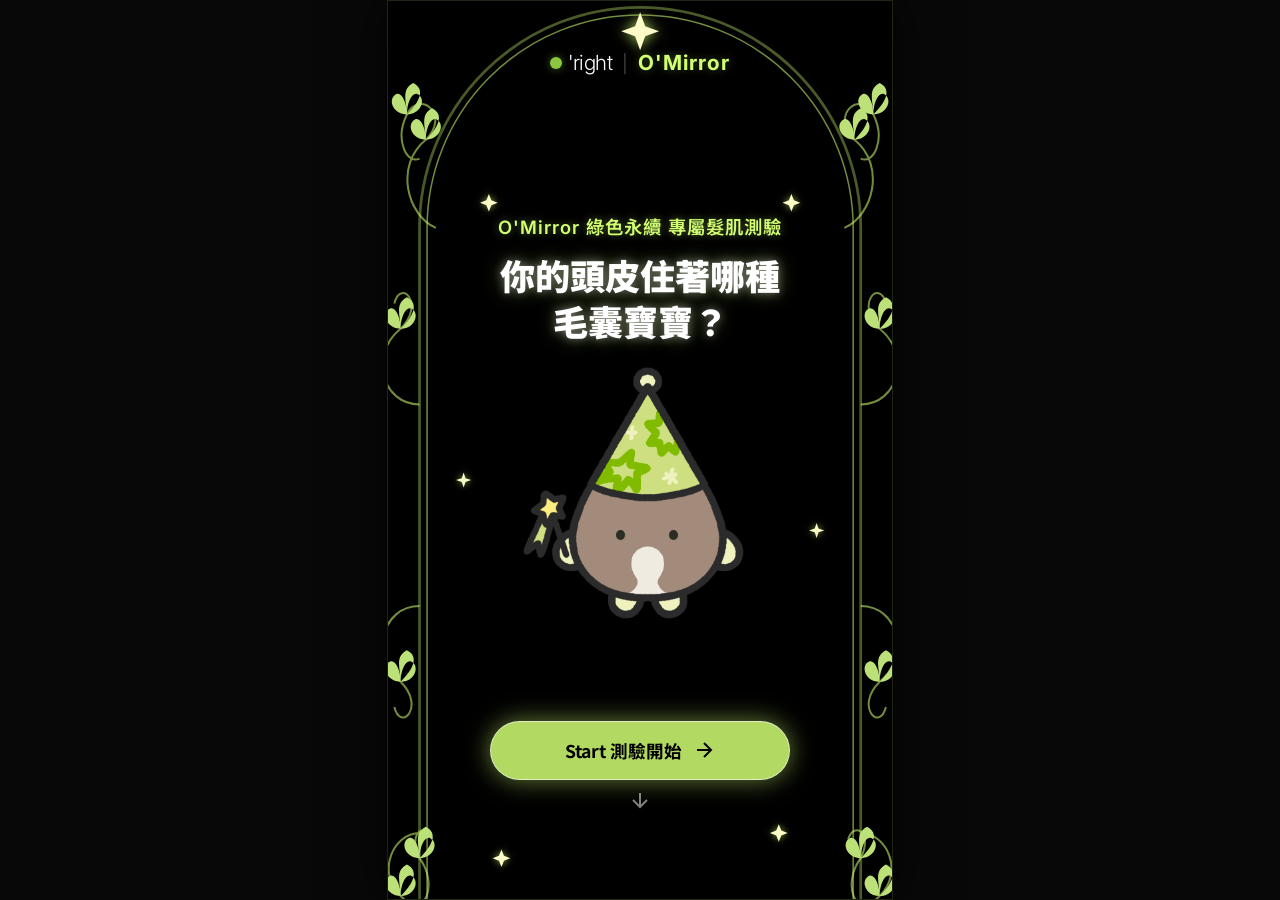
<file: index.html>
<!DOCTYPE html>
<html lang="zh-TW">
<head>
    <meta charset="UTF-8">
    <meta name="viewport" content="width=device-width, initial-scale=1.0, maximum-scale=1.0, user-scalable=no">
    <title>你的頭皮住著哪種毛囊寶寶？ | O'Mirror 專屬髮肌測驗</title>
    <link rel="preconnect" href="https://fonts.googleapis.com">
    <link rel="preconnect" href="https://fonts.gstatic.com" crossorigin>
    <link href="https://fonts.googleapis.com/css2?family=Inter:wght@400;600;700&family=Noto+Sans+TC:wght@400;500;700;900&display=swap" rel="stylesheet">
    <link rel="stylesheet" href="styles.css?v=1.4">
    <style>
        .camera-wrapper, .loading-wrapper {
            background: transparent !important;
        }
    </style>
</head>
<body>
    <div id="app-container">
        <!-- Magical Arch Background Frame -->
        <div class="moodboard-bg">
            <svg class="arch-frame" viewBox="0 0 400 800" xmlns="http://www.w3.org/2000/svg" preserveAspectRatio="none">
                <!-- Outer Arch (spans almost entire screen height) -->
                <path d="M 25 780 L 25 180 A 175 175 0 0 1 375 180 L 375 780" fill="none" stroke="rgba(210, 255, 114, 0.35)" stroke-width="2.2" />
                <!-- Inner Arch -->
                <path d="M 31 774 L 31 180 A 169 169 0 0 1 369 180 L 369 774" fill="none" stroke="rgba(210, 255, 114, 0.55)" stroke-width="1.2" />
                
                <!-- Top Four-pointed Star (moved down to prevent clipping) -->
                <g transform="translate(200, 24)">
                    <path d="M 0,-15 L 4,-4 L 15,0 L 4,4 L 0,15 L -4,4 L -15,0 L -4,-4 Z" fill="#FDFCC9" filter="drop-shadow(0 0 5px rgba(210, 255, 114, 0.8))" />
                </g>
                <!-- Bottom Four-pointed Star -->
                <g transform="translate(200, 792)">
                    <path d="M 0,-15 L 4,-4 L 15,0 L 4,4 L 0,15 L -4,4 L -15,0 L -4,-4 Z" fill="#FDFCC9" filter="drop-shadow(0 0 5px rgba(210, 255, 114, 0.8))" />
                </g>

                <!-- Twinkling Geometric Stars around the perimeter -->
                <g class="twinkle-star" transform="translate(80, 160)">
                    <path d="M 0,-7 L 2,-2 L 7,0 L 2,2 L 0,7 L -2,2 L -7,0 L -2,-2 Z" fill="#FDFCC9" filter="drop-shadow(0 0 3px rgba(210, 255, 114, 0.6))" />
                </g>
                <g class="twinkle-star" transform="translate(320, 160)">
                    <path d="M 0,-7 L 2,-2 L 7,0 L 2,2 L 0,7 L -2,2 L -7,0 L -2,-2 Z" fill="#FDFCC9" filter="drop-shadow(0 0 3px rgba(210, 255, 114, 0.6))" />
                </g>
                <g class="twinkle-star" transform="translate(60, 380)">
                    <path d="M 0,-6 L 1.5,-1.5 L 6,0 L 1.5,1.5 L 0,6 L -1.5,1.5 L -6,0 L -1.5,-1.5 Z" fill="#FDFCC9" filter="drop-shadow(0 0 3px rgba(210, 255, 114, 0.6))" />
                </g>
                <g class="twinkle-star" transform="translate(340, 420)">
                    <path d="M 0,-6 L 1.5,-1.5 L 6,0 L 1.5,1.5 L 0,6 L -1.5,1.5 L -6,0 L -1.5,-1.5 Z" fill="#FDFCC9" filter="drop-shadow(0 0 3px rgba(210, 255, 114, 0.6))" />
                </g>
                <g class="twinkle-star" transform="translate(90, 680)">
                    <path d="M 0,-7 L 2,-2 L 7,0 L 2,2 L 0,7 L -2,2 L -7,0 L -2,-2 Z" fill="#FDFCC9" filter="drop-shadow(0 0 3px rgba(210, 255, 114, 0.6))" />
                </g>
                <g class="twinkle-star" transform="translate(310, 660)">
                    <path d="M 0,-7 L 2,-2 L 7,0 L 2,2 L 0,7 L -2,2 L -7,0 L -2,-2 Z" fill="#FDFCC9" filter="drop-shadow(0 0 3px rgba(210, 255, 114, 0.6))" />
                </g>

                <!-- Baroque Classical Scroll Vines (Left Side) -->
                <!-- Vines line paths (using looping swirls) -->
                <path d="M 38 180 C 15 170 5 130 30 110 C 50 90 25 70 15 90 C 5 110 15 130 25 125 M 25 320 C -5 320 -15 280 10 260 C 30 240 10 220 5 240 M 25 480 C -5 480 -15 520 10 540 C 30 560 10 580 5 560 M 25 660 C 5 660 -10 690 10 710 C 30 730 40 700 25 680 C 15 660 30 650 35 665" fill="none" stroke="rgba(210, 255, 114, 0.55)" stroke-width="1.6" />
                <!-- Leaf clusters left -->
                <!-- Top Group -->
                <path d="M 30 110 C 20 110 15 100 20 95 C 25 90 30 100 30 110 M 30 110 C 30 100 25 90 35 85 C 45 90 40 100 30 110 M 30 110 C 40 110 45 100 40 95 C 35 90 30 100 30 110 Z" fill="#BCE178" />
                <path d="M 15 90 C 5 90 0 80 5 75 C 10 70 15 80 15 90 M 15 90 C 15 80 10 70 20 65 C 30 70 25 80 15 90 M 15 90 C 25 90 30 80 25 75 C 20 70 15 80 15 90 Z" fill="#BCE178" />
                <!-- Middle Top Group -->
                <path d="M 10 260 C 0 260 -5 250 0 245 C 5 240 10 250 10 260 M 10 260 C 10 250 5 240 15 235 C 25 240 20 250 10 260 M 10 260 C 20 260 25 250 20 245 C 15 240 10 250 10 260 Z" fill="#BCE178" />
                <!-- Middle Bottom Group -->
                <path d="M 10 540 C 0 540 -5 530 0 525 C 5 520 10 530 10 540 M 10 540 C 10 530 5 520 15 515 C 25 520 20 530 10 540 M 10 540 C 20 540 25 530 20 525 C 15 520 10 530 10 540 Z" fill="#BCE178" />
                <!-- Bottom Group -->
                <path d="M 10 710 C 0 710 -5 700 0 695 C 5 690 10 700 10 710 M 10 710 C 10 700 5 690 15 685 C 25 690 20 700 10 710 M 10 710 C 20 710 25 700 20 695 C 15 690 10 700 10 710 Z" fill="#BCE178" />
                <path d="M 25 680 C 15 680 10 670 15 665 C 20 660 25 670 25 680 M 25 680 C 25 670 20 660 30 655 C 40 660 35 670 25 680 M 25 680 C 35 680 40 670 35 665 C 30 660 25 670 25 680 Z" fill="#BCE178" />

                <!-- Baroque Classical Scroll Vines (Right Side) -->
                <!-- Vines line paths (using looping swirls) -->
                <path d="M 362 180 C 385 170 395 130 370 110 C 350 90 375 70 385 90 C 395 110 385 130 375 125 M 375 320 C 405 320 415 280 390 260 C 370 240 390 220 395 240 M 375 480 C 405 480 415 520 390 540 C 370 560 390 580 395 560 M 375 660 C 395 660 410 690 390 710 C 370 730 360 700 375 680 C 385 660 370 650 365 665" fill="none" stroke="rgba(210, 255, 114, 0.55)" stroke-width="1.6" />
                <!-- Leaf clusters right -->
                <!-- Top Group -->
                <path d="M 370 110 C 360 110 355 100 360 95 C 365 90 370 100 370 110 M 370 110 C 370 100 365 90 375 85 C 385 90 380 100 370 110 M 370 110 C 380 110 385 100 380 95 C 375 90 370 100 370 110 Z" fill="#BCE178" />
                <path d="M 385 90 C 375 90 370 80 375 75 C 380 70 385 80 385 90 M 385 90 C 385 80 380 70 390 65 C 400 70 395 80 385 90 M 385 90 C 395 90 400 80 395 75 C 390 70 385 80 385 90 Z" fill="#BCE178" />
                <!-- Middle Top Group -->
                <path d="M 390 260 C 380 260 375 250 380 245 C 385 240 390 250 390 260 M 390 260 C 390 250 385 240 395 235 C 405 240 400 250 390 260 M 390 260 C 400 260 405 250 400 245 C 395 240 390 250 390 260 Z" fill="#BCE178" />
                <!-- Middle Bottom Group -->
                <path d="M 390 540 C 380 540 375 530 380 525 C 385 520 390 530 390 540 M 390 540 C 390 530 385 520 395 515 C 405 520 400 530 390 540 M 390 540 C 400 540 405 530 400 525 C 395 520 390 530 390 540 Z" fill="#BCE178" />
                <!-- Bottom Group -->
                <path d="M 390 710 C 380 710 375 700 380 695 C 385 690 390 700 390 710 M 390 710 C 390 700 385 690 395 685 C 405 690 400 700 390 710 M 390 710 C 400 710 405 700 400 695 C 395 690 390 700 390 710 Z" fill="#BCE178" />
                <path d="M 375 680 C 365 680 360 670 365 665 C 370 660 375 670 375 680 M 375 680 C 375 670 370 660 380 655 C 390 660 385 670 375 680 M 375 680 C 385 680 390 670 385 665 C 380 660 375 670 375 680 Z" fill="#BCE178" />
            </svg>
        </div>

        <!-- Global Header Logo -->
        <header class="logo global-logo">
            <div class="oright-logo-wrapper">
                <span class="oright-logo-dot"></span>
                <span class="oright-logo-text">'right</span>
                <span class="oright-logo-divider">|</span>
                <span class="oright-logo-mirror">O'Mirror</span>
            </div>
        </header>

    <!-- 1. Landing Page -->
    <section id="landing" class="screen active">
        <div class="top-arch-spacer"></div>
        <div class="content-wrapper">
            <h3 class="subtitle">O'Mirror 綠色永續 專屬髮肌測驗</h3>
            <h1 class="title">你的頭皮住著哪種<br>毛囊寶寶？</h1>
            
            <div class="mascot-container">
                <div class="png-mascot-wrapper">
                    <img src="images/mascot.png" class="mascot-image-png" alt="Mascot">
                    <!-- Overlays to cover original static eyes -->
                    <div class="eye-cover left"></div>
                    <div class="eye-cover right"></div>
                    <!-- Blinking dynamic eyes -->
                    <div class="eye-blink left"></div>
                    <div class="eye-blink right"></div>
                </div>
            </div>
        </div>
        
        <div class="bottom-action">
            <button id="start-btn" class="glass-btn primary">
                Start 測驗開始
                <svg viewBox="0 0 24 24" width="24" height="24" stroke="currentColor" stroke-width="2" fill="none"><path d="M5 12h14M12 5l7 7-7 7"/></svg>
            </button>
            <div class="scroll-indicator">
                <svg viewBox="0 0 24 24" width="24" height="24" stroke="currentColor" stroke-width="2" fill="none"><path d="M12 5v14M5 12l7 7 7-7"/></svg>
            </div>
        </div>
    </section>

    <!-- 2. Quiz Section -->
    <section id="quiz" class="screen">
        <div class="top-arch-spacer"></div>
        <div class="progress-bar-container">
            <div class="progress-bar">
                <div class="progress-fill" id="progress-fill"></div>
            </div>
            <div class="progress-text"><span id="current-q">1</span> / 12</div>
        </div>
        <div class="quiz-container" id="quiz-container">
            <!-- Question card will be injected here -->
        </div>
    </section>

    <!-- 3. Camera / Upload Section -->
    <section id="camera" class="screen">
        <div class="top-arch-spacer"></div>
        <div class="content-wrapper camera-wrapper">
            <h2 class="title">看看你的毛囊寶寶長怎樣！</h2>
            <p class="subtitle">請對準框線，讓我們為您掃描</p>
            
            <div class="viewfinder">
                <div class="corners top-left"></div>
                <div class="corners top-right"></div>
                <div class="corners bottom-left"></div>
                <div class="corners bottom-right"></div>
                <div class="face-guide"></div>
                
                <div class="alignment-hint" id="alignment-hint">請將臉部對準虛線框</div>
                <div class="camera-stream-placeholder">
                    <!-- Video stream will go here -->
                </div>
            </div>

            <div class="camera-actions">
                <button id="capture-btn" class="glass-btn primary capture-btn">
                    <div class="lens"></div>
                </button>
                <button id="upload-btn" class="text-btn">或是上傳照片</button>
            </div>
        </div>
        <div id="countdown" class="countdown-overlay hidden">3</div>
        <div id="flash" class="flash-overlay hidden"></div>
    </section>

    <!-- 4. AI Avatar Transform Loading Section -->
    <section id="loading" class="screen">
        <div class="top-arch-spacer"></div>
        <div class="content-wrapper loading-wrapper">
            <div class="scanning-container">
                <div class="scanned-image-placeholder"></div>
                <div class="scan-line"></div>
                <div class="magic-particles">
                    <div class="particle p1"></div>
                    <div class="particle p2"></div>
                    <div class="particle p3"></div>
                </div>
            </div>
            <div class="loading-text-container">
                <h3 id="loading-text">正在分析生活作息...</h3>
            </div>
        </div>
    </section>

    <!-- 5. Result Page & 6. Share Page -->
    <section id="result" class="screen scrollable">
        <div class="result-container">
            <!-- Avatar Area -->
            <div class="result-avatar-area">
                <div class="avatar-frame">
                    <div class="avatar-image" id="result-avatar"></div>
                </div>
                <div class="speech-bubble">
                    <p id="result-quote">「主人，感謝你的精緻護理，我很閃亮！」</p>
                </div>
            </div>

            <!-- Title & Score Area -->
            <div class="result-title-area">
                <h2 id="result-title">【髮界富養貴婦人】</h2>
                <div class="health-score-container">
                    <span>頭皮健康指數</span>
                    <div class="score-bar">
                        <div class="score-fill" id="result-score-fill"></div>
                    </div>
                    <span class="score-number" id="result-score">95%</span>
                </div>
            </div>

            <!-- Analysis Area (Journal Style) -->
            <div class="journal-card">
                <div class="journal-section">
                    <h3>✨ 特質敘述</h3>
                    <p id="result-desc">你的髮絲活在五星級飯店裡。你有極佳的護理觀念，將頭皮視為臉部的延伸，追求原生髮質的極致光澤與健康質感。</p>
                </div>
            </div>

            <!-- Product Recommendation Area -->
            <div class="product-recommendation">
                <h3>適合您的專屬處方箋</h3>
                
                <!-- Tips Area -->
                <div class="journal-card" style="margin-bottom: 1.5rem;">
                    <div class="journal-section">
                        <h3>🌱 生活小撇步</h3>
                        <p id="result-tips">洗頭前先用梳子輕柔按摩頭皮，洗完頭後務必先塗抹護髮油再吹乾，鎖住髮絲水分。</p>
                    </div>
                </div>

                <div class="product-cards" id="product-list">
                    <!-- Products injected via JS -->
                </div>
            </div>

            <!-- Share & CRM Area -->
            <div class="share-crm-area">
                <div class="share-buttons">
                    <button class="glass-btn secondary share-btn">
                        <svg viewBox="0 0 24 24" width="20" height="20" stroke="currentColor" stroke-width="2" fill="none"><path d="M4 12v8a2 2 0 0 0 2 2h12a2 2 0 0 0 2-2v-8M16 6l-4-4-4 4M12 2v13"/></svg>
                        儲存毛囊寶寶卡
                    </button>
                    <button class="glass-btn secondary share-btn">
                        <svg viewBox="0 0 24 24" width="20" height="20" stroke="currentColor" stroke-width="2" fill="none"><circle cx="12" cy="12" r="4"/><path d="M16 8v5a3 3 0 0 0 6 0v-1a10 10 0 1 0-3.92 7.94"/></svg>
                        分享結果
                    </button>
                    <button id="retake-btn" class="glass-btn secondary share-btn">
                        <svg viewBox="0 0 24 24" width="20" height="20" stroke="currentColor" stroke-width="2" fill="none"><path d="M23 19a2 2 0 0 1-2 2H3a2 2 0 0 1-2-2V8a2 2 0 0 1 2-2h4l2-3h6l2 3h4a2 2 0 0 1 2 2z"/><circle cx="12" cy="13" r="4"/></svg>
                        重新拍照
                    </button>
                </div>

                <div class="crm-box">
                    <div class="gift-icon">🎁</div>
                    <h3>領取完整保養教學與折價券</h3>
                    <div class="email-form">
                        <input type="email" id="email-input" placeholder="請輸入 Email...">
                        <button id="submit-email" class="glass-btn primary small">領取</button>
                    </div>
                </div>
            </div>
            
            <footer class="footer">
                <button id="restart-btn" class="text-btn">重新測驗</button>
                <div class="result-bottom-logo">
                    <div class="oright-logo-wrapper">
                        <span class="oright-logo-dot"></span>
                        <span class="oright-logo-text">'right</span>
                        <span class="oright-logo-divider">|</span>
                        <span class="oright-logo-mirror">O'Mirror</span>
                    </div>
                </div>
            </footer>
        </div>
        <div id="confetti-container"></div>
    </section>

    </div> <!-- /app-container -->
    
    <script src="app.js"></script>
</body>
</html>
</file>
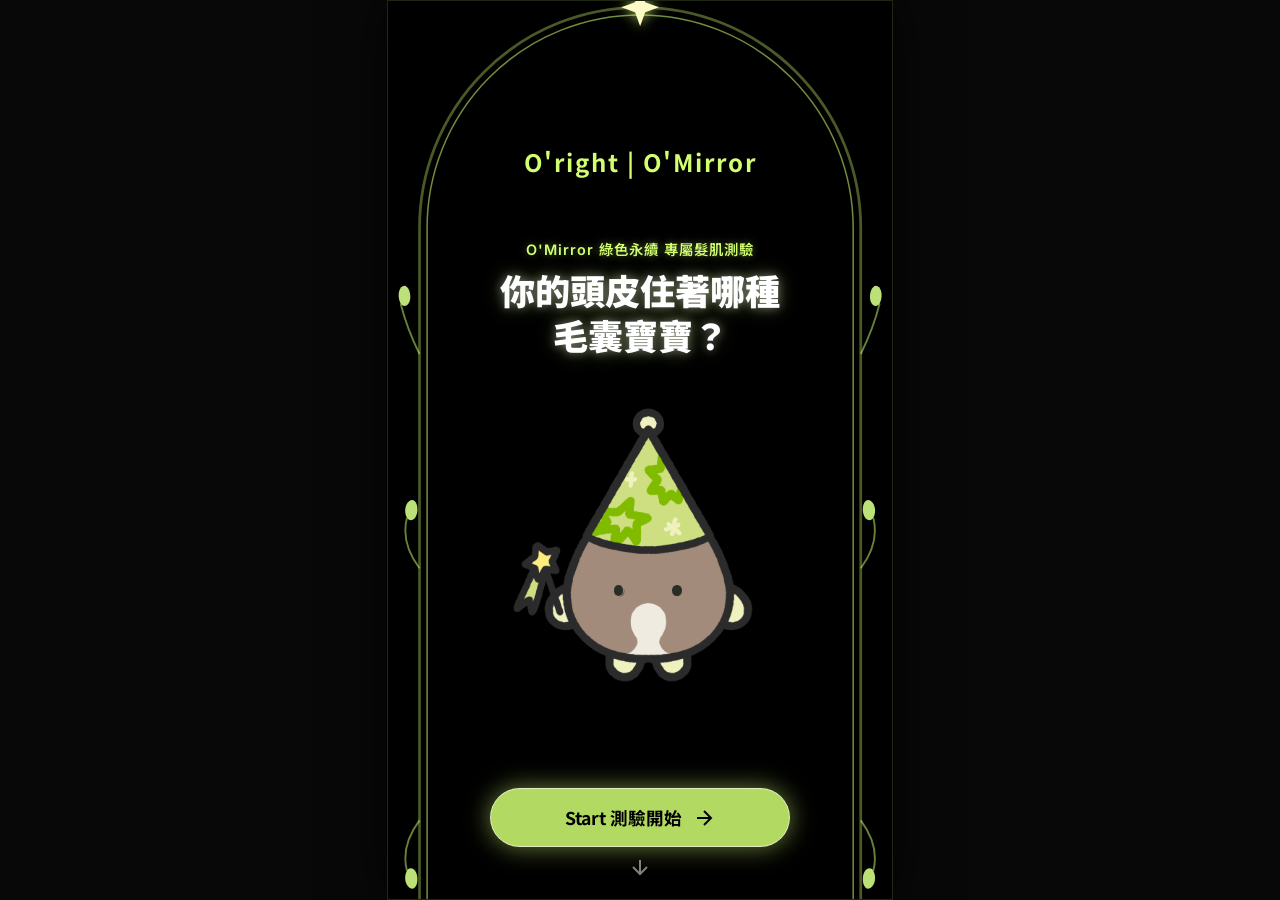
<file: oright-campaign/index.html>
<!DOCTYPE html>
<html lang="zh-TW">
<head>
    <meta charset="UTF-8">
    <meta name="viewport" content="width=device-width, initial-scale=1.0, maximum-scale=1.0, user-scalable=no">
    <title>你的頭皮住著哪種毛囊寶寶？ | O'Mirror 專屬髮肌測驗</title>
    <link rel="preconnect" href="https://fonts.googleapis.com">
    <link rel="preconnect" href="https://fonts.gstatic.com" crossorigin>
    <link href="https://fonts.googleapis.com/css2?family=Inter:wght@400;600;700&family=Noto+Sans+TC:wght@400;500;700;900&display=swap" rel="stylesheet">
    <link rel="stylesheet" href="styles.css">
    <style>
        .camera-wrapper, .loading-wrapper {
            background: transparent !important;
        }
    </style>
</head>
<body>
    <div id="app-container">
        <!-- Magical Arch Background Frame -->
        <div class="moodboard-bg">
            <svg class="arch-frame" viewBox="0 0 400 800" xmlns="http://www.w3.org/2000/svg" preserveAspectRatio="none">
                <!-- Outer Arch (spans almost entire screen height) -->
                <path d="M 25 780 L 25 180 A 175 175 0 0 1 375 180 L 375 780" fill="none" stroke="rgba(210, 255, 114, 0.35)" stroke-width="2.2" />
                <!-- Inner Arch -->
                <path d="M 31 774 L 31 180 A 169 169 0 0 1 369 180 L 369 774" fill="none" stroke="rgba(210, 255, 114, 0.55)" stroke-width="1.2" />
                
                <!-- Top Four-pointed Star -->
                <g transform="translate(200, 5)">
                    <path d="M 0,-15 L 4,-4 L 15,0 L 4,4 L 0,15 L -4,4 L -15,0 L -4,-4 Z" fill="#FDFCC9" filter="drop-shadow(0 0 5px rgba(210, 255, 114, 0.8))" />
                </g>
                <!-- Bottom Four-pointed Star -->
                <g transform="translate(200, 792)">
                    <path d="M 0,-15 L 4,-4 L 15,0 L 4,4 L 0,15 L -4,4 L -15,0 L -4,-4 Z" fill="#FDFCC9" filter="drop-shadow(0 0 5px rgba(210, 255, 114, 0.8))" />
                </g>

                <!-- Vines / Leaves Left Side -->
                <path d="M 25 280 Q 15 260 10 240 M 25 450 Q 10 430 15 410 M 25 650 Q 10 670 15 690" fill="none" stroke="rgba(210, 255, 114, 0.5)" stroke-width="1.5" />
                <!-- Leaf decorations left -->
                <path d="M 10 240 C 5 230 13 220 17 230 C 20 240 13 245 10 240 Z" fill="#BCE178" />
                <path d="M 15 410 C 10 400 20 390 23 400 C 25 410 18 415 15 410 Z" fill="#BCE178" />
                <path d="M 15 690 C 10 700 20 710 23 700 C 25 690 18 685 15 690 Z" fill="#BCE178" />

                <!-- Vines / Leaves Right Side -->
                <path d="M 375 280 Q 385 260 390 240 M 375 450 Q 390 430 385 410 M 375 650 Q 390 670 385 690" fill="none" stroke="rgba(210, 255, 114, 0.5)" stroke-width="1.5" />
                <!-- Leaf decorations right -->
                <path d="M 390 240 C 395 230 387 220 383 230 C 380 240 387 245 390 240 Z" fill="#BCE178" />
                <path d="M 385 410 C 390 400 380 390 377 400 C 375 410 382 415 385 410 Z" fill="#BCE178" />
                <path d="M 385 690 C 390 700 380 710 377 700 C 375 690 382 685 385 690 Z" fill="#BCE178" />
            </svg>
        </div>

    <!-- 1. Landing Page -->
    <section id="landing" class="screen active">
        <div class="top-arch-spacer"></div>
        <header class="logo">
            <h2>O'right | O'Mirror</h2>
        </header>
        <div class="content-wrapper">
            <h3 class="subtitle">O'Mirror 綠色永續 專屬髮肌測驗</h3>
            <h1 class="title">你的頭皮住著哪種<br>毛囊寶寶？</h1>
            
            <div class="mascot-container">
                <div class="png-mascot-wrapper">
                    <img src="images/mascot.png" class="mascot-image-png" alt="Mascot">
                    <!-- Overlays to cover original static eyes -->
                    <div class="eye-cover left"></div>
                    <div class="eye-cover right"></div>
                    <!-- Blinking dynamic eyes -->
                    <div class="eye-blink left"></div>
                    <div class="eye-blink right"></div>
                </div>
            </div>
        </div>
        
        <div class="bottom-action">
            <button id="start-btn" class="glass-btn primary">
                Start 測驗開始
                <svg viewBox="0 0 24 24" width="24" height="24" stroke="currentColor" stroke-width="2" fill="none"><path d="M5 12h14M12 5l7 7-7 7"/></svg>
            </button>
            <div class="scroll-indicator">
                <svg viewBox="0 0 24 24" width="24" height="24" stroke="currentColor" stroke-width="2" fill="none"><path d="M12 5v14M5 12l7 7 7-7"/></svg>
            </div>
        </div>
    </section>

    <!-- 2. Quiz Section -->
    <section id="quiz" class="screen">
        <div class="top-arch-spacer"></div>
        <div class="progress-bar-container">
            <div class="progress-bar">
                <div class="progress-fill" id="progress-fill"></div>
            </div>
            <div class="progress-text"><span id="current-q">1</span> / 12</div>
        </div>
        <div class="quiz-container" id="quiz-container">
            <!-- Question card will be injected here -->
        </div>
    </section>

    <!-- 3. Camera / Upload Section -->
    <section id="camera" class="screen">
        <div class="top-arch-spacer"></div>
        <div class="content-wrapper camera-wrapper">
            <h2 class="title">看看你的毛囊寶寶長怎樣！</h2>
            <p class="subtitle">請對準框線，讓我們為您掃描</p>
            
            <div class="viewfinder">
                <div class="corners top-left"></div>
                <div class="corners top-right"></div>
                <div class="corners bottom-left"></div>
                <div class="corners bottom-right"></div>
                <div class="face-guide"></div>
                
                <div class="alignment-hint" id="alignment-hint">請將臉部對準虛線框</div>
                <div class="camera-stream-placeholder">
                    <!-- Video stream will go here -->
                </div>
            </div>

            <div class="camera-actions">
                <button id="capture-btn" class="glass-btn primary capture-btn">
                    <div class="lens"></div>
                </button>
                <button id="upload-btn" class="text-btn">或是上傳照片</button>
            </div>
        </div>
        <div id="countdown" class="countdown-overlay hidden">3</div>
        <div id="flash" class="flash-overlay hidden"></div>
    </section>

    <!-- 4. AI Avatar Transform Loading Section -->
    <section id="loading" class="screen">
        <div class="top-arch-spacer"></div>
        <div class="content-wrapper loading-wrapper">
            <div class="scanning-container">
                <div class="scanned-image-placeholder"></div>
                <div class="scan-line"></div>
                <div class="magic-particles">
                    <div class="particle p1"></div>
                    <div class="particle p2"></div>
                    <div class="particle p3"></div>
                </div>
            </div>
            <div class="loading-text-container">
                <h3 id="loading-text">正在分析生活作息...</h3>
            </div>
        </div>
    </section>

    <!-- 5. Result Page & 6. Share Page -->
    <section id="result" class="screen scrollable">
        <header class="logo">
            <h2>O'right | O'Mirror</h2>
        </header>
        <div class="result-container">
            <!-- Avatar Area -->
            <div class="result-avatar-area">
                <div class="avatar-frame">
                    <div class="avatar-image" id="result-avatar"></div>
                </div>
                <div class="speech-bubble">
                    <p id="result-quote">「主人，感謝你的精緻護理，我很閃亮！」</p>
                </div>
            </div>

            <!-- Title & Score Area -->
            <div class="result-title-area">
                <h2 id="result-title">【髮界富養貴婦人】</h2>
                <div class="health-score-container">
                    <span>頭皮健康指數</span>
                    <div class="score-bar">
                        <div class="score-fill" id="result-score-fill"></div>
                    </div>
                    <span class="score-number" id="result-score">95%</span>
                </div>
            </div>

            <!-- Analysis Area (Journal Style) -->
            <div class="journal-card">
                <div class="journal-section">
                    <h3>✨ 特質敘述</h3>
                    <p id="result-desc">你的髮絲活在五星級飯店裡。你有極佳的護理觀念，將頭皮視為臉部的延伸，追求原生髮質的極致光澤與健康質感。</p>
                </div>
            </div>

            <!-- Product Recommendation Area -->
            <div class="product-recommendation">
                <h3>適合您的專屬處方箋</h3>
                
                <!-- Tips Area -->
                <div class="journal-card" style="margin-bottom: 1.5rem;">
                    <div class="journal-section">
                        <h3>🌱 生活小撇步</h3>
                        <p id="result-tips">洗頭前先用梳子輕柔按摩頭皮，洗完頭後務必先塗抹護髮油再吹乾，鎖住髮絲水分。</p>
                    </div>
                </div>

                <div class="product-cards" id="product-list">
                    <!-- Products injected via JS -->
                </div>
            </div>

            <!-- Share & CRM Area -->
            <div class="share-crm-area">
                <div class="share-buttons">
                    <button class="glass-btn secondary share-btn">
                        <svg viewBox="0 0 24 24" width="20" height="20" stroke="currentColor" stroke-width="2" fill="none"><path d="M4 12v8a2 2 0 0 0 2 2h12a2 2 0 0 0 2-2v-8M16 6l-4-4-4 4M12 2v13"/></svg>
                        儲存毛囊寶寶卡
                    </button>
                    <button class="glass-btn secondary share-btn">
                        <svg viewBox="0 0 24 24" width="20" height="20" stroke="currentColor" stroke-width="2" fill="none"><circle cx="12" cy="12" r="4"/><path d="M16 8v5a3 3 0 0 0 6 0v-1a10 10 0 1 0-3.92 7.94"/></svg>
                        分享結果
                    </button>
                    <button id="retake-btn" class="glass-btn secondary share-btn">
                        <svg viewBox="0 0 24 24" width="20" height="20" stroke="currentColor" stroke-width="2" fill="none"><path d="M23 19a2 2 0 0 1-2 2H3a2 2 0 0 1-2-2V8a2 2 0 0 1 2-2h4l2-3h6l2 3h4a2 2 0 0 1 2 2z"/><circle cx="12" cy="13" r="4"/></svg>
                        重新拍照
                    </button>
                </div>

                <div class="crm-box">
                    <div class="gift-icon">🎁</div>
                    <h3>領取完整保養教學與折價券</h3>
                    <div class="email-form">
                        <input type="email" id="email-input" placeholder="請輸入 Email...">
                        <button id="submit-email" class="glass-btn primary small">領取</button>
                    </div>
                </div>
            </div>
            
            <footer class="footer">
                <button id="restart-btn" class="text-btn">重新測驗</button>
            </footer>
        </div>
        <div id="confetti-container"></div>
    </section>

    </div> <!-- /app-container -->
    
    <script src="app.js"></script>
</body>
</html>
</file>
<file: styles.css>
:root {
    /* Colors */
    --primary-green: #D2FF72; /* Neon glow green */
    --mint-green: #d6f599;
    --creamy-pink: #FDE8E9;
    --warm-beige: #000000; /* Pure black background */
    --wood-brown: #FFFFFF; /* White text for readability */
    --white: #FFFFFF;
    
    /* Glassmorphism */
    --glass-bg: rgba(255, 255, 255, 0.03);
    --glass-border: rgba(210, 255, 114, 0.3);
    --glass-shadow: 0 0 20px rgba(210, 255, 114, 0.15);
    
    /* Typography */
    --font-heading: 'Noto Sans TC', sans-serif;
    --font-body: 'Inter', 'Noto Sans TC', sans-serif;
}

* {
    margin: 0;
    padding: 0;
    box-sizing: border-box;
    -webkit-tap-highlight-color: transparent;
}

body {
    font-family: var(--font-body);
    color: var(--wood-brown);
    background-color: #080808; /* Very dark background outside the container */
    overflow: hidden;
    width: 100vw;
    height: 100vh;
    height: 100dvh;
    display: flex;
    justify-content: center;
    align-items: center;
}

/* --- Kiosk App Container --- */
#app-container {
    width: 100%;
    height: 100%;
    max-width: 1080px;
    max-height: 1920px;
    background-color: var(--warm-beige);
    position: relative;
    overflow: hidden;
    box-shadow: 0 0 50px rgba(0,0,0,0.8);
    border: 1px solid rgba(210, 255, 114, 0.15);
}

/* Maintain portrait aspect ratio on wider screens */
@media (min-aspect-ratio: 9/16) {
    #app-container {
        height: 100%;
        width: calc(100vh * 9 / 16);
    }
}

/* --- Moodboard Style Background --- */
.moodboard-bg {
    position: absolute;
    top: 0;
    left: 0;
    width: 100%;
    height: 100%;
    z-index: 0;
    pointer-events: none;
    overflow: hidden;
}

.deco {
    position: absolute;
    opacity: 0.8;
}

.deco-ribbon {
    top: 10%;
    left: 10%;
    width: 250px;
    transform: rotate(-10deg);
}

.deco-star {
    top: 35%;
    right: 5%;
    width: 120px;
    transform: rotate(15deg);
}

.deco-star-pink {
    top: 5%;
    right: 15%;
    width: 100px;
    transform: rotate(-25deg);
}

.deco-leaf {
    bottom: 20%;
    left: 5%;
    width: 150px;
    transform: rotate(-30deg);
}

/* --- Screens Setup --- */
.screen {
    position: absolute;
    top: 0;
    left: 0;
    width: 100%;
    height: 100%;
    opacity: 0;
    visibility: hidden;
    transition: opacity 0.5s ease, visibility 0.5s ease;
    display: flex;
    flex-direction: column;
}

.screen.active {
    opacity: 1;
    visibility: visible;
    z-index: 10;
}

.screen.scrollable {
    overflow-y: auto;
    -webkit-overflow-scrolling: touch;
}

.content-wrapper {
    flex: 1;
    display: flex;
    flex-direction: column;
    justify-content: center;
    align-items: center;
    padding: 1rem 10%;
    text-align: center;
}

.top-arch-spacer {
    height: 15%;
    width: 100%;
    flex-shrink: 0;
    pointer-events: none;
}

.logo.global-logo {
    position: absolute;
    top: 52px; /* centered below the top star */
    left: 50%;
    transform: translateX(-50%);
    width: auto;
    z-index: 100;
    pointer-events: none;
    transition: opacity 0.3s ease;
}

/* Hide global logo on the result screen to prevent overlapping the avatar and photo */
#app-container:has(#result.active) .global-logo {
    opacity: 0;
    pointer-events: none;
}

.result-bottom-logo {
    display: flex;
    justify-content: center;
    align-items: center;
    margin-top: 2rem;
    padding-bottom: 1rem;
}

.oright-logo-wrapper {
    display: flex;
    align-items: center;
    gap: 6px;
    font-family: 'Inter', 'Noto Sans TC', sans-serif;
}

.oright-logo-dot {
    width: 12px;
    height: 12px;
    background-color: #8CC63F; /* Official O'right green */
    border-radius: 50%;
    display: inline-block;
    box-shadow: 0 0 8px rgba(140, 198, 63, 0.5);
}

.oright-logo-text {
    font-size: 1.3rem;
    font-weight: 300;
    color: #ffffff;
    letter-spacing: -0.5px;
    line-height: 1;
}

.oright-logo-divider {
    font-size: 1.1rem;
    color: rgba(255, 255, 255, 0.25);
    margin: 0 4px;
    line-height: 1;
}

.oright-logo-mirror {
    font-size: 1.3rem;
    font-weight: 700;
    color: var(--primary-green);
    letter-spacing: 1px;
    text-shadow: 0 0 10px rgba(210, 255, 114, 0.3);
    line-height: 1;
}

/* --- Typography --- */
h1.title {
    font-family: var(--font-heading);
    font-weight: 900;
    font-size: 2.2rem;
    line-height: 1.3;
    margin-bottom: 1rem;
    color: var(--white);
    text-shadow: 0 0 10px rgba(255, 255, 255, 0.4), 0 0 20px rgba(210, 255, 114, 0.3);
}

h3.subtitle {
    font-size: 1.15rem;
    font-weight: 600;
    color: var(--primary-green);
    margin-bottom: 0.8rem;
    letter-spacing: 1px;
    text-shadow: 0 0 8px rgba(210, 255, 114, 0.4);
}

/* --- Buttons --- */
.glass-btn {
    background: var(--glass-bg);
    border: 1px solid var(--glass-border);
    backdrop-filter: blur(10px);
    -webkit-backdrop-filter: blur(10px);
    box-shadow: var(--glass-shadow);
    color: var(--white);
    font-family: var(--font-heading);
    font-weight: 700;
    font-size: 1.1rem;
    padding: 1rem 2rem;
    border-radius: 30px;
    cursor: pointer;
    display: flex;
    align-items: center;
    justify-content: center;
    gap: 10px;
    transition: all 0.3s ease;
    width: 100%;
    max-width: 300px;
}

.glass-btn.primary {
    background: rgba(210, 255, 114, 0.85);
    color: #000;
    border: 1px solid rgba(255, 255, 255, 0.6);
    box-shadow: 0 0 25px rgba(210, 255, 114, 0.5);
}

.glass-btn:active, .glass-btn:hover {
    transform: translateY(-3px);
    box-shadow: 0 8px 30px rgba(210, 255, 114, 0.6);
}

.glass-btn.primary:hover {
    background: rgba(210, 255, 114, 1);
    box-shadow: 0 8px 35px rgba(210, 255, 114, 0.8);
}

.glass-btn.small {
    padding: 0.6rem 1.2rem;
    font-size: 0.9rem;
    width: auto;
}

.text-btn {
    background: none;
    border: none;
    color: var(--white);
    font-size: 0.9rem;
    text-decoration: underline;
    text-underline-offset: 4px;
    cursor: pointer;
    opacity: 0.7;
    margin-top: 1rem;
}

/* --- Landing Page --- */
.mascot-container {
    margin: 0.5rem 0;
    height: clamp(160px, 28vh, 260px);
    display: flex;
    justify-content: center;
    align-items: center;
}

.png-mascot-wrapper {
    position: relative;
    height: 100%;
    width: auto;
    aspect-ratio: 663 / 758;
    margin-left: -6%; /* Offset left to center the body (wand on the left takes up space) */
    filter: drop-shadow(0 10px 25px rgba(0,0,0,0.6));
    animation: mascotFloat 4s ease-in-out infinite alternate;
}

.mascot-image-png {
    height: 100%;
    width: auto;
    object-fit: contain;
}

/* Cover the original static eyes - Adjusted for cropped image coordinates */
.eye-cover {
    position: absolute;
    width: 5.0%;
    height: 4.9%;
    background: #a28b7b; /* Exact sampled body color to remain completely invisible */
    border-radius: 50%;
    top: 64.17%;
}

.eye-cover.left {
    left: 41.47%;
}

.eye-cover.right {
    left: 65.83%;
}

/* Blinking overlays - Adjusted for cropped image coordinates */
.eye-blink {
    position: absolute;
    width: 4.0%;
    height: 3.9%;
    background: #2b2c24; /* Exact dark color of the eyes */
    border-radius: 50%;
    top: 64.67%;
    animation: pngBlink 4s infinite;
}

.eye-blink.left {
    left: 41.97%;
    transform-origin: center;
}

.eye-blink.right {
    left: 66.33%;
    transform-origin: center;
}

@keyframes pngBlink {
    0%, 90%, 100% { transform: scale(1); opacity: 1; }
    93%, 97% { transform: scale(0); opacity: 0; }
}

@keyframes mascotFloat {
    0% { transform: translateY(0); }
    100% { transform: translateY(-12px); }
}

.bottom-action {
    padding: 1rem;
    margin-bottom: 4.2rem;
    display: flex;
    flex-direction: column;
    align-items: center;
    gap: 0.5rem;
}

.scroll-indicator {
    opacity: 0.5;
    animation: bounce 2s infinite;
}

@keyframes bounce {
    0%, 20%, 50%, 80%, 100% { transform: translateY(0); }
    40% { transform: translateY(-10px); }
    60% { transform: translateY(-5px); }
}

/* --- Quiz Section --- */
.progress-bar-container {
    padding: 1.5rem 10% 1rem;
    display: flex;
    align-items: center;
    gap: 15px;
}

.progress-bar {
    flex: 1;
    height: 8px;
    background: rgba(255, 255, 255, 0.1);
    border-radius: 4px;
    overflow: hidden;
}

.progress-fill {
    height: 100%;
    background: var(--primary-green);
    width: 0%;
    transition: width 0.4s ease;
    border-radius: 4px;
    box-shadow: 0 0 10px rgba(210, 255, 114, 0.6);
}

.progress-text {
    font-weight: 600;
    font-size: 0.9rem;
    color: var(--primary-green);
    text-shadow: 0 0 8px rgba(210, 255, 114, 0.4);
}

.quiz-container {
    flex: 1;
    position: relative;
    width: 100%;
    overflow: hidden;
}

.quiz-card {
    position: absolute;
    top: 0;
    left: 0;
    width: 100%;
    height: 100%;
    padding: 0 10% 3rem;
    display: flex;
    flex-direction: column;
    transition: transform 0.4s cubic-bezier(0.175, 0.885, 0.32, 1.275), opacity 0.4s ease;
}

.quiz-card.incoming {
    transform: translateX(100%);
    opacity: 0;
}

.quiz-card.active {
    transform: translateX(0);
    opacity: 1;
}

.quiz-card.outgoing {
    transform: translateX(-100%);
    opacity: 0;
}

.quiz-mascot-container {
    display: flex;
    justify-content: center;
    align-items: center;
    margin-top: 0;
    margin-bottom: 0.6rem;
    height: 160px;
    width: 100%;
}

.quiz-mascot-image {
    height: 100%;
    max-width: 100%;
    object-fit: contain;
    margin-left: -4%; /* offset magic wand to center body */
    animation: mascotFloat 4s ease-in-out infinite alternate;
}

.quiz-question {
    font-family: var(--font-heading);
    font-size: 1.5rem;
    font-weight: 700;
    margin-bottom: 2rem;
    line-height: 1.4;
    color: #ffffff;
    text-shadow: 0 0 10px rgba(255, 255, 255, 0.3);
}

.quiz-options {
    display: flex;
    flex-direction: column;
    gap: 1rem;
}

.quiz-option {
    background: rgba(255, 255, 255, 0.02);
    border: 2px solid rgba(255, 255, 255, 0.85);
    backdrop-filter: blur(10px);
    -webkit-backdrop-filter: blur(10px);
    padding: 1.2rem;
    border-radius: 16px;
    font-size: 1rem;
    text-align: left;
    cursor: pointer;
    transition: all 0.3s ease;
    color: rgba(255, 255, 255, 0.9);
    position: relative;
}

.quiz-option:hover {
    background: rgba(210, 255, 114, 0.05);
    border-color: rgba(210, 255, 114, 0.6);
    box-shadow: 0 0 15px rgba(210, 255, 114, 0.25);
    transform: translateY(-2px);
}

.quiz-option:active {
    transform: scale(0.98);
}

.quiz-option.selected {
    border-color: var(--primary-green);
    background: rgba(210, 255, 114, 0.12);
    box-shadow: 0 0 20px rgba(210, 255, 114, 0.4);
    color: #ffffff;
}

.quiz-option.selected::after {
    content: '✨';
    position: absolute;
    right: 15px;
    top: 50%;
    transform: translateY(-50%);
    font-size: 1.2rem;
    animation: popIn 0.3s cubic-bezier(0.175, 0.885, 0.32, 1.275);
}

@keyframes popIn {
    0% { transform: translateY(-50%) scale(0); }
    100% { transform: translateY(-50%) scale(1); }
}

/* --- Camera Section --- */
.camera-wrapper {
    background: transparent;
    color: white;
}

.camera-wrapper .title {
    color: white;
}

.camera-wrapper .subtitle {
    color: var(--mint-green);
    margin-bottom: 2rem;
}

.viewfinder {
    width: 280px;
    height: 380px;
    border-radius: 30px;
    position: relative;
    overflow: hidden;
    background: #333;
    display: flex;
    justify-content: center;
    align-items: center;
    box-shadow: 0 20px 50px rgba(0,0,0,0.5);
}

.viewfinder .corners {
    position: absolute;
    width: 40px;
    height: 40px;
    border: 3px solid var(--primary-green);
    z-index: 2;
}

.corners.top-left { top: 20px; left: 20px; border-right: none; border-bottom: none; border-radius: 10px 0 0 0; }
.corners.top-right { top: 20px; right: 20px; border-left: none; border-bottom: none; border-radius: 0 10px 0 0; }
.corners.bottom-left { bottom: 20px; left: 20px; border-right: none; border-top: none; border-radius: 0 0 0 10px; }
.corners.bottom-right { bottom: 20px; right: 20px; border-left: none; border-top: none; border-radius: 0 0 10px 0; }

.face-guide {
    position: absolute;
    top: 55%;
    left: 50%;
    transform: translate(-50%, -50%);
    width: 120px;
    height: 150px;
    border: 2px dashed rgba(255, 255, 255, 0.8);
    border-radius: 50%;
    z-index: 2;
    pointer-events: none;
    box-shadow: 0 0 0 9999px rgba(0, 0, 0, 0.5);
}

.alignment-hint {
    position: absolute;
    top: 20px;
    left: 50%;
    transform: translateX(-50%);
    background: rgba(0,0,0,0.6);
    color: white;
    padding: 8px 15px;
    border-radius: 20px;
    font-size: 0.85rem;
    z-index: 3;
    white-space: nowrap;
    animation: pulse 2s infinite;
}

@keyframes pulse {
    0% { transform: translateX(-50%) scale(1); }
    50% { transform: translateX(-50%) scale(1.05); }
    100% { transform: translateX(-50%) scale(1); }
}

.camera-stream-placeholder {
    width: 100%;
    height: 100%;
    background: linear-gradient(45deg, #2a2a2a, #3a3a3a);
    position: absolute;
    top: 0;
    left: 0;
}

.camera-actions {
    margin-top: 3rem;
    display: flex;
    flex-direction: column;
    align-items: center;
    gap: 1rem;
}

.capture-btn {
    width: 70px;
    height: 70px;
    border-radius: 50%;
    padding: 0;
    border: 4px solid white;
    background: rgba(255,255,255,0.2);
}

.capture-btn .lens {
    width: 50px;
    height: 50px;
    border-radius: 50%;
    background: white;
    transition: transform 0.1s;
}

.capture-btn:active .lens {
    transform: scale(0.9);
}

.countdown-overlay, .flash-overlay {
    position: fixed;
    top: 0;
    left: 0;
    width: 100%;
    height: 100%;
    z-index: 100;
    pointer-events: none;
    display: flex;
    justify-content: center;
    align-items: center;
}

.countdown-overlay {
    font-size: 8rem;
    font-weight: 900;
    color: white;
    text-shadow: 0 0 20px rgba(0,0,0,0.5);
}

.flash-overlay {
    background: white;
    opacity: 0;
    transition: opacity 0.1s;
}

.flash-overlay.active {
    opacity: 1;
}

.hidden {
    display: none !important;
}

/* --- Loading Section --- */
.loading-wrapper {
    background: transparent;
}

.scanning-container {
    width: 200px;
    height: 250px;
    position: relative;
    margin-bottom: 2rem;
}

.scanned-image-placeholder {
    width: 100%;
    height: 100%;
    background: var(--glass-bg);
    border-radius: 20px;
    border: 2px solid var(--primary-green);
    overflow: hidden;
}

.scan-line {
    position: absolute;
    top: 0;
    left: 0;
    width: 100%;
    height: 4px;
    background: var(--primary-green);
    box-shadow: 0 0 15px 5px rgba(140, 198, 63, 0.5);
    animation: scan 2s linear infinite alternate;
}

@keyframes scan {
    0% { top: 0; }
    100% { top: 100%; }
}

.magic-particles {
    position: absolute;
    top: 0;
    left: 0;
    width: 100%;
    height: 100%;
    pointer-events: none;
}

.particle {
    position: absolute;
    width: 10px;
    height: 10px;
    background: var(--primary-green);
    border-radius: 50%;
    opacity: 0;
}

.p1 { top: 20%; left: 10%; animation: particleAnim 1.5s infinite 0.2s; }
.p2 { top: 60%; right: 10%; animation: particleAnim 2s infinite 0.5s; background: var(--mint-green); }
.p3 { bottom: 20%; left: 50%; animation: particleAnim 1.8s infinite 0.8s; }

@keyframes particleAnim {
    0% { transform: scale(0) translateY(0); opacity: 0; }
    50% { opacity: 1; }
    100% { transform: scale(1.5) translateY(-20px); opacity: 0; }
}

/* --- Result Section --- */
.result-container {
    padding: 1rem 10% 3rem;
    display: flex;
    flex-direction: column;
    gap: 2rem;
}

.result-avatar-area {
    display: flex;
    flex-direction: column;
    align-items: center;
    gap: 1rem;
    margin-top: 1rem;
}

.avatar-frame {
    width: 260px;
    height: 260px;
    position: relative;
    display: flex;
    justify-content: center;
    align-items: center;
    /* Removed the circular background and padding so the character dictates the shape */
}

.avatar-image {
    width: 100%;
    height: 100%;
    background: transparent; 
    display: flex;
    justify-content: center;
    align-items: center;
    position: relative;
    /* Removed border-radius and overflow hidden */
}

.mascot-badge {
    position: absolute;
    bottom: -10px;
    right: -10px;
    z-index: 5;
    background: var(--white);
    width: 50px;
    height: 50px;
    border-radius: 50%;
    display: flex;
    justify-content: center;
    align-items: center;
    font-size: 1.8rem;
    box-shadow: 0 4px 10px rgba(0,0,0,0.15);
    border: 3px solid var(--primary-green);
}

.mascot-badge {
    position: absolute;
    bottom: -10px;
    right: -10px;
    background: var(--white);
    width: 50px;
    height: 50px;
    border-radius: 50%;
    display: flex;
    justify-content: center;
    align-items: center;
    font-size: 1.8rem;
    box-shadow: 0 4px 10px rgba(0,0,0,0.15);
    border: 3px solid var(--primary-green);
    z-index: 2;
}

.speech-bubble {
    background: rgba(30, 30, 30, 0.85);
    padding: 1rem 1.5rem;
    border-radius: 20px;
    border: 2px solid var(--primary-green);
    position: relative;
    font-size: 0.95rem;
    font-weight: 600;
    max-width: 90%;
    color: #ffffff;
    box-shadow: 0 5px 20px rgba(0,0,0,0.4);
}

.speech-bubble::before {
    content: '';
    position: absolute;
    top: -10px;
    left: 50%;
    transform: translateX(-50%);
    border-width: 0 10px 10px 10px;
    border-style: solid;
    border-color: transparent transparent var(--primary-green) transparent;
}

.speech-bubble::after {
    content: '';
    position: absolute;
    top: -7px;
    left: 50%;
    transform: translateX(-50%);
    border-width: 0 8px 8px 8px;
    border-style: solid;
    border-color: transparent transparent rgba(30, 30, 30, 0.95) transparent;
}

.result-title-area {
    text-align: center;
}

#result-title {
    font-family: var(--font-heading);
    font-size: 1.8rem;
    font-weight: 900;
    color: var(--primary-green);
    margin-bottom: 1rem;
}

.health-score-container {
    display: inline-flex;
    align-items: center;
    gap: 10px;
    background: rgba(255, 255, 255, 0.05);
    border: 1px solid rgba(255, 255, 255, 0.1);
    padding: 0.5rem 1rem;
    border-radius: 30px;
    font-size: 0.9rem;
    font-weight: 600;
    color: #ffffff;
}

.score-bar {
    width: 100px;
    height: 8px;
    background: rgba(255, 255, 255, 0.15);
    border-radius: 4px;
    overflow: hidden;
}

.score-fill {
    height: 100%;
    background: linear-gradient(90deg, #FFC107, var(--primary-green));
    width: 0%; /* Animated via JS */
    transition: width 1.5s cubic-bezier(0.22, 1, 0.36, 1);
}

.score-number {
    color: var(--primary-green);
    font-weight: 700;
}

.journal-card {
    background: rgba(255, 255, 255, 0.03);
    backdrop-filter: blur(10px);
    border-radius: 24px;
    padding: 1.5rem;
    border: 1px solid rgba(210, 255, 114, 0.2);
    text-align: left;
}

.journal-section h3 {
    font-size: 1.1rem;
    margin-bottom: 0.8rem;
    display: flex;
    align-items: center;
    gap: 8px;
    color: var(--primary-green);
}

.journal-section p {
    font-size: 0.95rem;
    line-height: 1.6;
    color: rgba(255, 255, 255, 0.8);
}

.journal-divider {
    height: 1px;
    background: linear-gradient(90deg, transparent, rgba(210, 255, 114, 0.2), transparent);
    margin: 1.5rem 0;
}

.product-recommendation {
    text-align: left;
}

.product-recommendation h3 {
    font-size: 1.2rem;
    margin-bottom: 1rem;
    text-align: center;
    color: #ffffff;
}

.product-card {
    display: flex;
    background: rgba(255, 255, 255, 0.03);
    border: 1px solid rgba(255, 255, 255, 0.08);
    border-radius: 16px;
    padding: 1rem;
    gap: 1rem;
    margin-bottom: 1rem;
    align-items: center;
    color: #ffffff;
}

.product-img {
    width: 80px;
    height: 80px;
    background: rgba(255, 255, 255, 0.05);
    border-radius: 12px;
    display: flex;
    justify-content: center;
    align-items: center;
    font-size: 2rem;
    overflow: hidden;
    padding: 5px;
}

.product-img img {
    width: 100%;
    height: 100%;
    object-fit: contain;
}

.product-info {
    flex: 1;
}

.product-info h4 {
    font-size: 1rem;
    margin-bottom: 0.3rem;
    color: #ffffff;
}

.product-info p {
    font-size: 0.8rem;
    color: rgba(255, 255, 255, 0.6);
    margin-bottom: 0.5rem;
}

.product-info .price {
    font-weight: 700;
    color: var(--primary-green);
    font-size: 0.9rem;
}

.share-crm-area {
    margin-top: 1rem;
}

.share-buttons {
    display: flex;
    gap: 1rem;
    margin-bottom: 2rem;
}

.glass-btn.secondary {
    background: rgba(255, 255, 255, 0.05);
    color: #ffffff;
    border: 1px solid rgba(255, 255, 255, 0.15);
    font-size: 0.9rem;
    padding: 0.8rem 1rem;
    flex: 1;
}

.glass-btn.secondary:hover {
    background: rgba(210, 255, 114, 0.1);
    border-color: var(--primary-green);
    box-shadow: 0 0 15px rgba(210, 255, 114, 0.25);
}

.crm-box {
    background: rgba(210, 255, 114, 0.08);
    border: 1px solid rgba(210, 255, 114, 0.25);
    border-radius: 24px;
    padding: 2rem 1.5rem;
    text-align: center;
    position: relative;
    overflow: hidden;
    color: #ffffff;
}

.gift-icon {
    font-size: 3rem;
    margin-bottom: 1rem;
    animation: float 3s infinite ease-in-out;
}

.crm-box h3 {
    font-size: 1.1rem;
    margin-bottom: 1.5rem;
    color: #ffffff;
}

.email-form {
    display: flex;
    gap: 10px;
}

.email-form input {
    flex: 1;
    padding: 0.8rem 1rem;
    border-radius: 20px;
    border: none;
    outline: none;
    font-family: inherit;
}

.email-form button {
    margin: 0;
}

.footer {
    text-align: center;
    margin-top: 2rem;
    padding-bottom: 2rem;
}

/* Confetti */
#confetti-container {
    position: fixed;
    top: 0;
    left: 0;
    width: 100vw;
    height: 100vh;
    pointer-events: none;
    z-index: 999;
}

/* Twinkle Stars dynamic graphics */
.twinkle-star {
    animation: starTwinkle 3s infinite ease-in-out;
    transform-origin: center;
}

.twinkle-star:nth-child(2n) {
    animation-delay: 0.6s;
    animation-duration: 2.5s;
}

.twinkle-star:nth-child(3n) {
    animation-delay: 1.2s;
    animation-duration: 3.5s;
}

.twinkle-star:nth-child(4n) {
    animation-delay: 1.8s;
    animation-duration: 2.8s;
}

@keyframes starTwinkle {
    0%, 100% {
        opacity: 0.2;
        transform: scale(0.7);
    }
    50% {
        opacity: 0.95;
        transform: scale(1.1);
    }
}

/* Breathing animation for the green borders and side ornaments */
.arch-frame > path,
.arch-frame > g:not(.twinkle-star) {
    animation: borderPulse 4s infinite ease-in-out alternate;
}

@keyframes borderPulse {
    0% {
        opacity: 0.55;
    }
    100% {
        opacity: 1;
    }
}
</file>
<file: oright-campaign/styles.css>
:root {
    /* Colors */
    --primary-green: #D2FF72; /* Neon glow green */
    --mint-green: #d6f599;
    --creamy-pink: #FDE8E9;
    --warm-beige: #000000; /* Pure black background */
    --wood-brown: #FFFFFF; /* White text for readability */
    --white: #FFFFFF;
    
    /* Glassmorphism */
    --glass-bg: rgba(255, 255, 255, 0.03);
    --glass-border: rgba(210, 255, 114, 0.3);
    --glass-shadow: 0 0 20px rgba(210, 255, 114, 0.15);
    
    /* Typography */
    --font-heading: 'Noto Sans TC', sans-serif;
    --font-body: 'Inter', 'Noto Sans TC', sans-serif;
}

* {
    margin: 0;
    padding: 0;
    box-sizing: border-box;
    -webkit-tap-highlight-color: transparent;
}

body {
    font-family: var(--font-body);
    color: var(--wood-brown);
    background-color: #080808; /* Very dark background outside the container */
    overflow: hidden;
    width: 100vw;
    height: 100vh;
    height: 100dvh;
    display: flex;
    justify-content: center;
    align-items: center;
}

/* --- Kiosk App Container --- */
#app-container {
    width: 100%;
    height: 100%;
    max-width: 1080px;
    max-height: 1920px;
    background-color: var(--warm-beige);
    position: relative;
    overflow: hidden;
    box-shadow: 0 0 50px rgba(0,0,0,0.8);
    border: 1px solid rgba(210, 255, 114, 0.15);
}

/* Maintain portrait aspect ratio on wider screens */
@media (min-aspect-ratio: 9/16) {
    #app-container {
        height: 100%;
        width: calc(100vh * 9 / 16);
    }
}

/* --- Moodboard Style Background --- */
.moodboard-bg {
    position: absolute;
    top: 0;
    left: 0;
    width: 100%;
    height: 100%;
    z-index: 0;
    pointer-events: none;
    overflow: hidden;
}

.deco {
    position: absolute;
    opacity: 0.8;
}

.deco-ribbon {
    top: 10%;
    left: 10%;
    width: 250px;
    transform: rotate(-10deg);
}

.deco-star {
    top: 35%;
    right: 5%;
    width: 120px;
    transform: rotate(15deg);
}

.deco-star-pink {
    top: 5%;
    right: 15%;
    width: 100px;
    transform: rotate(-25deg);
}

.deco-leaf {
    bottom: 20%;
    left: 5%;
    width: 150px;
    transform: rotate(-30deg);
}

/* --- Screens Setup --- */
.screen {
    position: absolute;
    top: 0;
    left: 0;
    width: 100%;
    height: 100%;
    opacity: 0;
    visibility: hidden;
    transition: opacity 0.5s ease, visibility 0.5s ease;
    display: flex;
    flex-direction: column;
}

.screen.active {
    opacity: 1;
    visibility: visible;
    z-index: 10;
}

.screen.scrollable {
    overflow-y: auto;
    -webkit-overflow-scrolling: touch;
}

.content-wrapper {
    flex: 1;
    display: flex;
    flex-direction: column;
    justify-content: center;
    align-items: center;
    padding: 1rem 10%;
    text-align: center;
}

.top-arch-spacer {
    height: 15%;
    width: 100%;
    flex-shrink: 0;
    pointer-events: none;
}

.logo {
    padding: 0.5rem 1.5rem 0.2rem;
    text-align: center;
}

#result .logo {
    padding-top: 4rem;
}

.logo h2 {
    font-family: var(--font-heading);
    color: var(--primary-green);
    font-size: 1.5rem;
    letter-spacing: 2px;
}

/* --- Typography --- */
h1.title {
    font-family: var(--font-heading);
    font-weight: 900;
    font-size: 2.2rem;
    line-height: 1.3;
    margin-bottom: 1rem;
    color: var(--white);
    text-shadow: 0 0 10px rgba(255, 255, 255, 0.4), 0 0 20px rgba(210, 255, 114, 0.3);
}

h3.subtitle {
    font-size: 0.9rem;
    font-weight: 600;
    color: var(--primary-green);
    margin-bottom: 0.5rem;
    letter-spacing: 1px;
    text-shadow: 0 0 8px rgba(210, 255, 114, 0.4);
}

/* --- Buttons --- */
.glass-btn {
    background: var(--glass-bg);
    border: 1px solid var(--glass-border);
    backdrop-filter: blur(10px);
    -webkit-backdrop-filter: blur(10px);
    box-shadow: var(--glass-shadow);
    color: var(--white);
    font-family: var(--font-heading);
    font-weight: 700;
    font-size: 1.1rem;
    padding: 1rem 2rem;
    border-radius: 30px;
    cursor: pointer;
    display: flex;
    align-items: center;
    justify-content: center;
    gap: 10px;
    transition: all 0.3s ease;
    width: 100%;
    max-width: 300px;
}

.glass-btn.primary {
    background: rgba(210, 255, 114, 0.85);
    color: #000;
    border: 1px solid rgba(255, 255, 255, 0.6);
    box-shadow: 0 0 25px rgba(210, 255, 114, 0.5);
}

.glass-btn:active, .glass-btn:hover {
    transform: translateY(-3px);
    box-shadow: 0 8px 30px rgba(210, 255, 114, 0.6);
}

.glass-btn.primary:hover {
    background: rgba(210, 255, 114, 1);
    box-shadow: 0 8px 35px rgba(210, 255, 114, 0.8);
}

.glass-btn.small {
    padding: 0.6rem 1.2rem;
    font-size: 0.9rem;
    width: auto;
}

.text-btn {
    background: none;
    border: none;
    color: var(--white);
    font-size: 0.9rem;
    text-decoration: underline;
    text-underline-offset: 4px;
    cursor: pointer;
    opacity: 0.7;
    margin-top: 1rem;
}

/* --- Landing Page --- */
.mascot-container {
    margin: 1rem 0;
    height: 310px;
    display: flex;
    justify-content: center;
    align-items: center;
}

.png-mascot-wrapper {
    position: relative;
    width: 240px;
    height: 274px; /* Aspect ratio of cropped image: 240 * (758 / 663) */
    margin-left: -6%; /* Offset left to center the body (wand on the left takes up space) */
    filter: drop-shadow(0 10px 25px rgba(0,0,0,0.6));
    animation: mascotFloat 4s ease-in-out infinite alternate;
}

.mascot-image-png {
    width: 100%;
    height: 100%;
    object-fit: contain;
}

/* Cover the original static eyes - Adjusted for cropped image coordinates */
.eye-cover {
    position: absolute;
    width: 5.0%;
    height: 4.9%;
    background: #a28b7b; /* Exact sampled body color to remain completely invisible */
    border-radius: 50%;
    top: 64.17%;
}

.eye-cover.left {
    left: 41.47%;
}

.eye-cover.right {
    left: 65.83%;
}

/* Blinking overlays - Adjusted for cropped image coordinates */
.eye-blink {
    position: absolute;
    width: 4.0%;
    height: 3.9%;
    background: #2b2c24; /* Exact dark color of the eyes */
    border-radius: 50%;
    top: 64.67%;
    animation: pngBlink 4s infinite;
}

.eye-blink.left {
    left: 41.97%;
    transform-origin: center;
}

.eye-blink.right {
    left: 66.33%;
    transform-origin: center;
}

@keyframes pngBlink {
    0%, 90%, 100% { transform: scale(1); opacity: 1; }
    93%, 97% { transform: scale(0); opacity: 0; }
}

@keyframes mascotFloat {
    0% { transform: translateY(0); }
    100% { transform: translateY(-12px); }
}

.bottom-action {
    padding: 1rem;
    display: flex;
    flex-direction: column;
    align-items: center;
    gap: 0.5rem;
}

.scroll-indicator {
    opacity: 0.5;
    animation: bounce 2s infinite;
}

@keyframes bounce {
    0%, 20%, 50%, 80%, 100% { transform: translateY(0); }
    40% { transform: translateY(-10px); }
    60% { transform: translateY(-5px); }
}

/* --- Quiz Section --- */
.progress-bar-container {
    padding: 1.5rem 10% 1rem;
    display: flex;
    align-items: center;
    gap: 15px;
}

.progress-bar {
    flex: 1;
    height: 8px;
    background: rgba(255, 255, 255, 0.1);
    border-radius: 4px;
    overflow: hidden;
}

.progress-fill {
    height: 100%;
    background: var(--primary-green);
    width: 0%;
    transition: width 0.4s ease;
    border-radius: 4px;
    box-shadow: 0 0 10px rgba(210, 255, 114, 0.6);
}

.progress-text {
    font-weight: 600;
    font-size: 0.9rem;
    color: var(--primary-green);
    text-shadow: 0 0 8px rgba(210, 255, 114, 0.4);
}

.quiz-container {
    flex: 1;
    position: relative;
    width: 100%;
    overflow: hidden;
}

.quiz-card {
    position: absolute;
    top: 0;
    left: 0;
    width: 100%;
    height: 100%;
    padding: 0 10%;
    display: flex;
    flex-direction: column;
    transition: transform 0.4s cubic-bezier(0.175, 0.885, 0.32, 1.275), opacity 0.4s ease;
}

.quiz-card.incoming {
    transform: translateX(100%);
    opacity: 0;
}

.quiz-card.active {
    transform: translateX(0);
    opacity: 1;
}

.quiz-card.outgoing {
    transform: translateX(-100%);
    opacity: 0;
}

.quiz-mascot-container {
    display: flex;
    justify-content: center;
    align-items: center;
    margin-top: 0;
    margin-bottom: 0.6rem;
    height: 160px;
    width: 100%;
}

.quiz-mascot-image {
    height: 100%;
    max-width: 100%;
    object-fit: contain;
    margin-left: -4%; /* offset magic wand to center body */
    animation: mascotFloat 4s ease-in-out infinite alternate;
}

.quiz-question {
    font-family: var(--font-heading);
    font-size: 1.5rem;
    font-weight: 700;
    margin-bottom: 2rem;
    line-height: 1.4;
    color: #ffffff;
    text-shadow: 0 0 10px rgba(255, 255, 255, 0.3);
}

.quiz-options {
    display: flex;
    flex-direction: column;
    gap: 1rem;
}

.quiz-option {
    background: rgba(255, 255, 255, 0.02);
    border: 2px solid rgba(255, 255, 255, 0.85);
    backdrop-filter: blur(10px);
    -webkit-backdrop-filter: blur(10px);
    padding: 1.2rem;
    border-radius: 16px;
    font-size: 1rem;
    text-align: left;
    cursor: pointer;
    transition: all 0.3s ease;
    color: rgba(255, 255, 255, 0.9);
    position: relative;
}

.quiz-option:hover {
    background: rgba(210, 255, 114, 0.05);
    border-color: rgba(210, 255, 114, 0.6);
    box-shadow: 0 0 15px rgba(210, 255, 114, 0.25);
    transform: translateY(-2px);
}

.quiz-option:active {
    transform: scale(0.98);
}

.quiz-option.selected {
    border-color: var(--primary-green);
    background: rgba(210, 255, 114, 0.12);
    box-shadow: 0 0 20px rgba(210, 255, 114, 0.4);
    color: #ffffff;
}

.quiz-option.selected::after {
    content: '✨';
    position: absolute;
    right: 15px;
    top: 50%;
    transform: translateY(-50%);
    font-size: 1.2rem;
    animation: popIn 0.3s cubic-bezier(0.175, 0.885, 0.32, 1.275);
}

@keyframes popIn {
    0% { transform: translateY(-50%) scale(0); }
    100% { transform: translateY(-50%) scale(1); }
}

/* --- Camera Section --- */
.camera-wrapper {
    background: transparent;
    color: white;
}

.camera-wrapper .title {
    color: white;
}

.camera-wrapper .subtitle {
    color: var(--mint-green);
    margin-bottom: 2rem;
}

.viewfinder {
    width: 280px;
    height: 380px;
    border-radius: 30px;
    position: relative;
    overflow: hidden;
    background: #333;
    display: flex;
    justify-content: center;
    align-items: center;
    box-shadow: 0 20px 50px rgba(0,0,0,0.5);
}

.viewfinder .corners {
    position: absolute;
    width: 40px;
    height: 40px;
    border: 3px solid var(--primary-green);
    z-index: 2;
}

.corners.top-left { top: 20px; left: 20px; border-right: none; border-bottom: none; border-radius: 10px 0 0 0; }
.corners.top-right { top: 20px; right: 20px; border-left: none; border-bottom: none; border-radius: 0 10px 0 0; }
.corners.bottom-left { bottom: 20px; left: 20px; border-right: none; border-top: none; border-radius: 0 0 0 10px; }
.corners.bottom-right { bottom: 20px; right: 20px; border-left: none; border-top: none; border-radius: 0 0 10px 0; }

.face-guide {
    position: absolute;
    top: 55%;
    left: 50%;
    transform: translate(-50%, -50%);
    width: 120px;
    height: 150px;
    border: 2px dashed rgba(255, 255, 255, 0.8);
    border-radius: 50%;
    z-index: 2;
    pointer-events: none;
    box-shadow: 0 0 0 9999px rgba(0, 0, 0, 0.5);
}

.alignment-hint {
    position: absolute;
    top: 20px;
    left: 50%;
    transform: translateX(-50%);
    background: rgba(0,0,0,0.6);
    color: white;
    padding: 8px 15px;
    border-radius: 20px;
    font-size: 0.85rem;
    z-index: 3;
    white-space: nowrap;
    animation: pulse 2s infinite;
}

@keyframes pulse {
    0% { transform: translateX(-50%) scale(1); }
    50% { transform: translateX(-50%) scale(1.05); }
    100% { transform: translateX(-50%) scale(1); }
}

.camera-stream-placeholder {
    width: 100%;
    height: 100%;
    background: linear-gradient(45deg, #2a2a2a, #3a3a3a);
    position: absolute;
    top: 0;
    left: 0;
}

.camera-actions {
    margin-top: 3rem;
    display: flex;
    flex-direction: column;
    align-items: center;
    gap: 1rem;
}

.capture-btn {
    width: 70px;
    height: 70px;
    border-radius: 50%;
    padding: 0;
    border: 4px solid white;
    background: rgba(255,255,255,0.2);
}

.capture-btn .lens {
    width: 50px;
    height: 50px;
    border-radius: 50%;
    background: white;
    transition: transform 0.1s;
}

.capture-btn:active .lens {
    transform: scale(0.9);
}

.countdown-overlay, .flash-overlay {
    position: fixed;
    top: 0;
    left: 0;
    width: 100%;
    height: 100%;
    z-index: 100;
    pointer-events: none;
    display: flex;
    justify-content: center;
    align-items: center;
}

.countdown-overlay {
    font-size: 8rem;
    font-weight: 900;
    color: white;
    text-shadow: 0 0 20px rgba(0,0,0,0.5);
}

.flash-overlay {
    background: white;
    opacity: 0;
    transition: opacity 0.1s;
}

.flash-overlay.active {
    opacity: 1;
}

.hidden {
    display: none !important;
}

/* --- Loading Section --- */
.loading-wrapper {
    background: transparent;
}

.scanning-container {
    width: 200px;
    height: 250px;
    position: relative;
    margin-bottom: 2rem;
}

.scanned-image-placeholder {
    width: 100%;
    height: 100%;
    background: var(--glass-bg);
    border-radius: 20px;
    border: 2px solid var(--primary-green);
    overflow: hidden;
}

.scan-line {
    position: absolute;
    top: 0;
    left: 0;
    width: 100%;
    height: 4px;
    background: var(--primary-green);
    box-shadow: 0 0 15px 5px rgba(140, 198, 63, 0.5);
    animation: scan 2s linear infinite alternate;
}

@keyframes scan {
    0% { top: 0; }
    100% { top: 100%; }
}

.magic-particles {
    position: absolute;
    top: 0;
    left: 0;
    width: 100%;
    height: 100%;
    pointer-events: none;
}

.particle {
    position: absolute;
    width: 10px;
    height: 10px;
    background: var(--primary-green);
    border-radius: 50%;
    opacity: 0;
}

.p1 { top: 20%; left: 10%; animation: particleAnim 1.5s infinite 0.2s; }
.p2 { top: 60%; right: 10%; animation: particleAnim 2s infinite 0.5s; background: var(--mint-green); }
.p3 { bottom: 20%; left: 50%; animation: particleAnim 1.8s infinite 0.8s; }

@keyframes particleAnim {
    0% { transform: scale(0) translateY(0); opacity: 0; }
    50% { opacity: 1; }
    100% { transform: scale(1.5) translateY(-20px); opacity: 0; }
}

/* --- Result Section --- */
.result-container {
    padding: 1rem 10% 3rem;
    display: flex;
    flex-direction: column;
    gap: 2rem;
}

.result-avatar-area {
    display: flex;
    flex-direction: column;
    align-items: center;
    gap: 1rem;
    margin-top: 1rem;
}

.avatar-frame {
    width: 260px;
    height: 260px;
    position: relative;
    display: flex;
    justify-content: center;
    align-items: center;
    /* Removed the circular background and padding so the character dictates the shape */
}

.avatar-image {
    width: 100%;
    height: 100%;
    background: transparent; 
    display: flex;
    justify-content: center;
    align-items: center;
    position: relative;
    /* Removed border-radius and overflow hidden */
}

.mascot-badge {
    position: absolute;
    bottom: -10px;
    right: -10px;
    z-index: 5;
    background: var(--white);
    width: 50px;
    height: 50px;
    border-radius: 50%;
    display: flex;
    justify-content: center;
    align-items: center;
    font-size: 1.8rem;
    box-shadow: 0 4px 10px rgba(0,0,0,0.15);
    border: 3px solid var(--primary-green);
}

.mascot-badge {
    position: absolute;
    bottom: -10px;
    right: -10px;
    background: var(--white);
    width: 50px;
    height: 50px;
    border-radius: 50%;
    display: flex;
    justify-content: center;
    align-items: center;
    font-size: 1.8rem;
    box-shadow: 0 4px 10px rgba(0,0,0,0.15);
    border: 3px solid var(--primary-green);
    z-index: 2;
}

.speech-bubble {
    background: rgba(30, 30, 30, 0.85);
    padding: 1rem 1.5rem;
    border-radius: 20px;
    border: 2px solid var(--primary-green);
    position: relative;
    font-size: 0.95rem;
    font-weight: 600;
    max-width: 90%;
    color: #ffffff;
    box-shadow: 0 5px 20px rgba(0,0,0,0.4);
}

.speech-bubble::before {
    content: '';
    position: absolute;
    top: -10px;
    left: 50%;
    transform: translateX(-50%);
    border-width: 0 10px 10px 10px;
    border-style: solid;
    border-color: transparent transparent var(--primary-green) transparent;
}

.speech-bubble::after {
    content: '';
    position: absolute;
    top: -7px;
    left: 50%;
    transform: translateX(-50%);
    border-width: 0 8px 8px 8px;
    border-style: solid;
    border-color: transparent transparent rgba(30, 30, 30, 0.95) transparent;
}

.result-title-area {
    text-align: center;
}

#result-title {
    font-family: var(--font-heading);
    font-size: 1.8rem;
    font-weight: 900;
    color: var(--primary-green);
    margin-bottom: 1rem;
}

.health-score-container {
    display: inline-flex;
    align-items: center;
    gap: 10px;
    background: rgba(255, 255, 255, 0.05);
    border: 1px solid rgba(255, 255, 255, 0.1);
    padding: 0.5rem 1rem;
    border-radius: 30px;
    font-size: 0.9rem;
    font-weight: 600;
    color: #ffffff;
}

.score-bar {
    width: 100px;
    height: 8px;
    background: rgba(255, 255, 255, 0.15);
    border-radius: 4px;
    overflow: hidden;
}

.score-fill {
    height: 100%;
    background: linear-gradient(90deg, #FFC107, var(--primary-green));
    width: 0%; /* Animated via JS */
    transition: width 1.5s cubic-bezier(0.22, 1, 0.36, 1);
}

.score-number {
    color: var(--primary-green);
    font-weight: 700;
}

.journal-card {
    background: rgba(255, 255, 255, 0.03);
    backdrop-filter: blur(10px);
    border-radius: 24px;
    padding: 1.5rem;
    border: 1px solid rgba(210, 255, 114, 0.2);
    text-align: left;
}

.journal-section h3 {
    font-size: 1.1rem;
    margin-bottom: 0.8rem;
    display: flex;
    align-items: center;
    gap: 8px;
    color: var(--primary-green);
}

.journal-section p {
    font-size: 0.95rem;
    line-height: 1.6;
    color: rgba(255, 255, 255, 0.8);
}

.journal-divider {
    height: 1px;
    background: linear-gradient(90deg, transparent, rgba(210, 255, 114, 0.2), transparent);
    margin: 1.5rem 0;
}

.product-recommendation {
    text-align: left;
}

.product-recommendation h3 {
    font-size: 1.2rem;
    margin-bottom: 1rem;
    text-align: center;
    color: #ffffff;
}

.product-card {
    display: flex;
    background: rgba(255, 255, 255, 0.03);
    border: 1px solid rgba(255, 255, 255, 0.08);
    border-radius: 16px;
    padding: 1rem;
    gap: 1rem;
    margin-bottom: 1rem;
    align-items: center;
    color: #ffffff;
}

.product-img {
    width: 80px;
    height: 80px;
    background: rgba(255, 255, 255, 0.05);
    border-radius: 12px;
    display: flex;
    justify-content: center;
    align-items: center;
    font-size: 2rem;
    overflow: hidden;
    padding: 5px;
}

.product-img img {
    width: 100%;
    height: 100%;
    object-fit: contain;
}

.product-info {
    flex: 1;
}

.product-info h4 {
    font-size: 1rem;
    margin-bottom: 0.3rem;
    color: #ffffff;
}

.product-info p {
    font-size: 0.8rem;
    color: rgba(255, 255, 255, 0.6);
    margin-bottom: 0.5rem;
}

.product-info .price {
    font-weight: 700;
    color: var(--primary-green);
    font-size: 0.9rem;
}

.share-crm-area {
    margin-top: 1rem;
}

.share-buttons {
    display: flex;
    gap: 1rem;
    margin-bottom: 2rem;
}

.glass-btn.secondary {
    background: rgba(255, 255, 255, 0.05);
    color: #ffffff;
    border: 1px solid rgba(255, 255, 255, 0.15);
    font-size: 0.9rem;
    padding: 0.8rem 1rem;
    flex: 1;
}

.glass-btn.secondary:hover {
    background: rgba(210, 255, 114, 0.1);
    border-color: var(--primary-green);
    box-shadow: 0 0 15px rgba(210, 255, 114, 0.25);
}

.crm-box {
    background: rgba(210, 255, 114, 0.08);
    border: 1px solid rgba(210, 255, 114, 0.25);
    border-radius: 24px;
    padding: 2rem 1.5rem;
    text-align: center;
    position: relative;
    overflow: hidden;
    color: #ffffff;
}

.gift-icon {
    font-size: 3rem;
    margin-bottom: 1rem;
    animation: float 3s infinite ease-in-out;
}

.crm-box h3 {
    font-size: 1.1rem;
    margin-bottom: 1.5rem;
    color: #ffffff;
}

.email-form {
    display: flex;
    gap: 10px;
}

.email-form input {
    flex: 1;
    padding: 0.8rem 1rem;
    border-radius: 20px;
    border: none;
    outline: none;
    font-family: inherit;
}

.email-form button {
    margin: 0;
}

.footer {
    text-align: center;
    margin-top: 2rem;
    padding-bottom: 2rem;
}

/* Confetti */
#confetti-container {
    position: fixed;
    top: 0;
    left: 0;
    width: 100vw;
    height: 100vh;
    pointer-events: none;
    z-index: 999;
}
</file>
